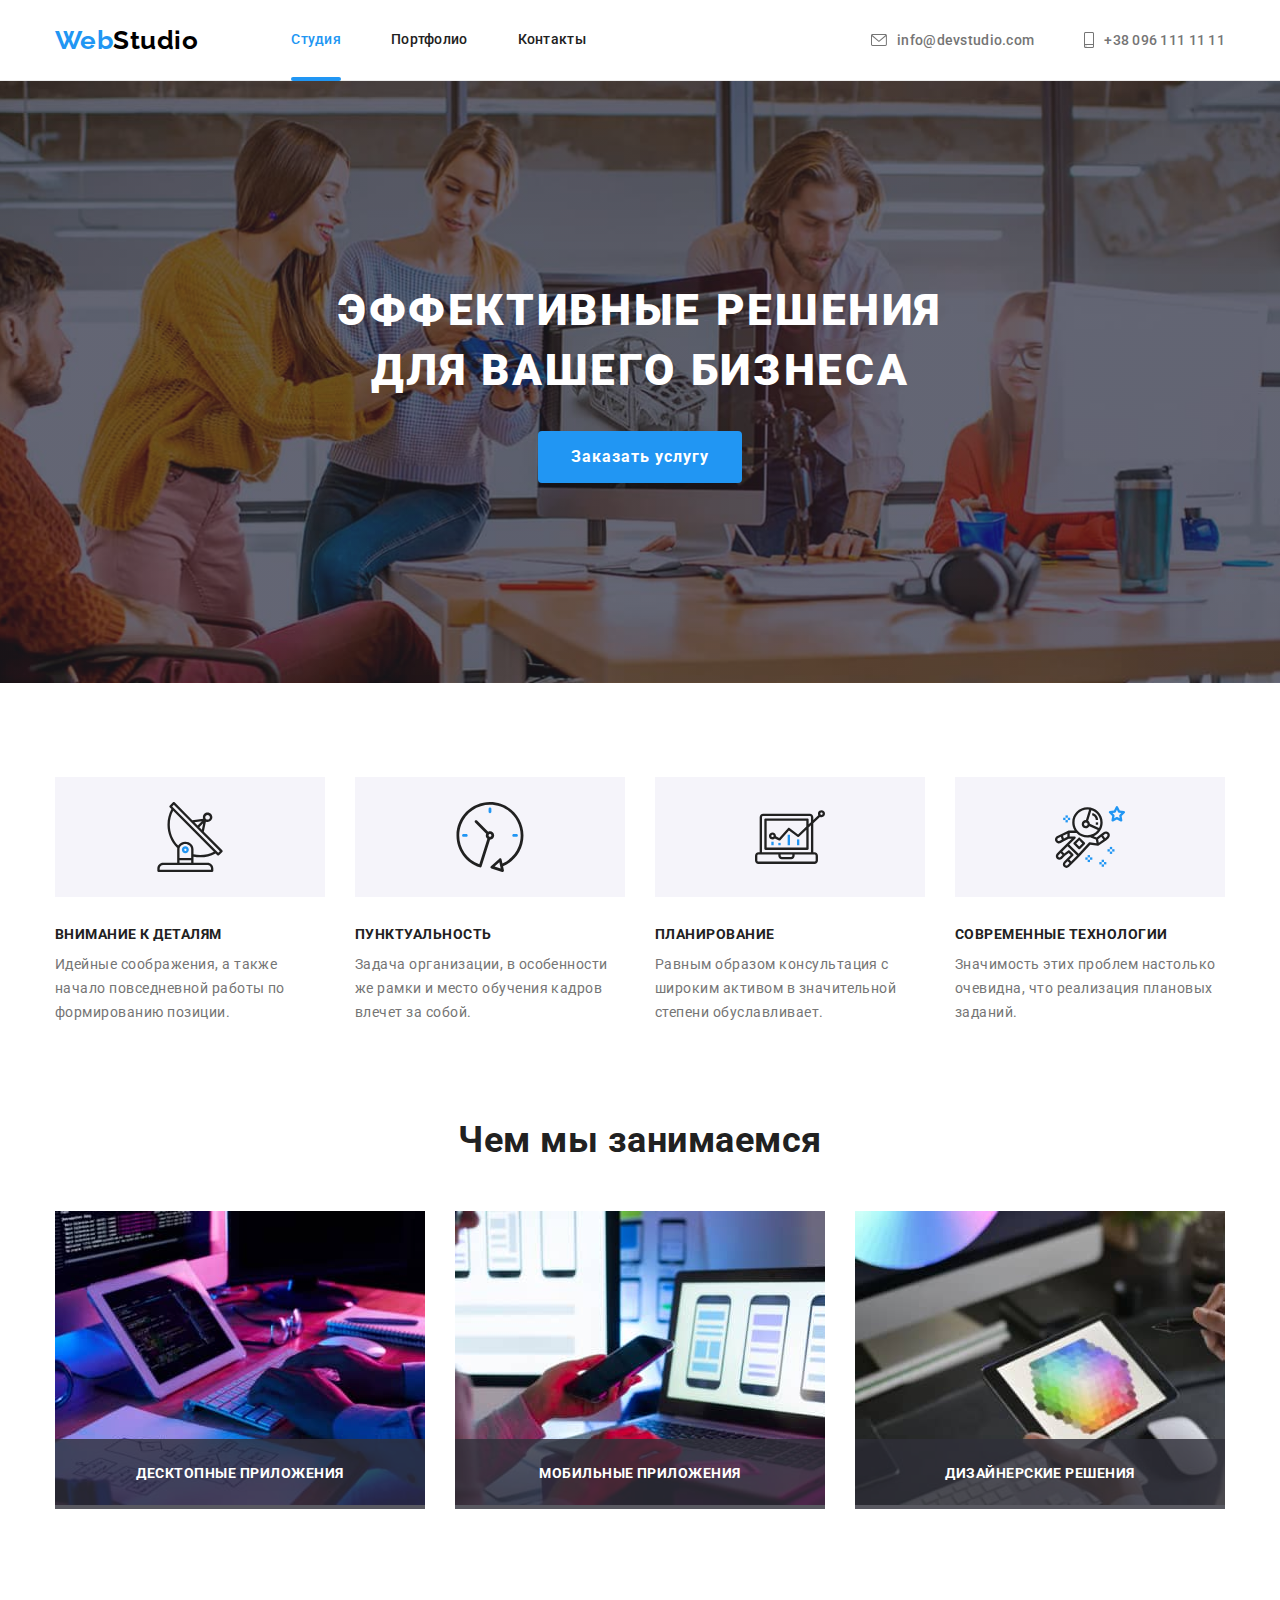
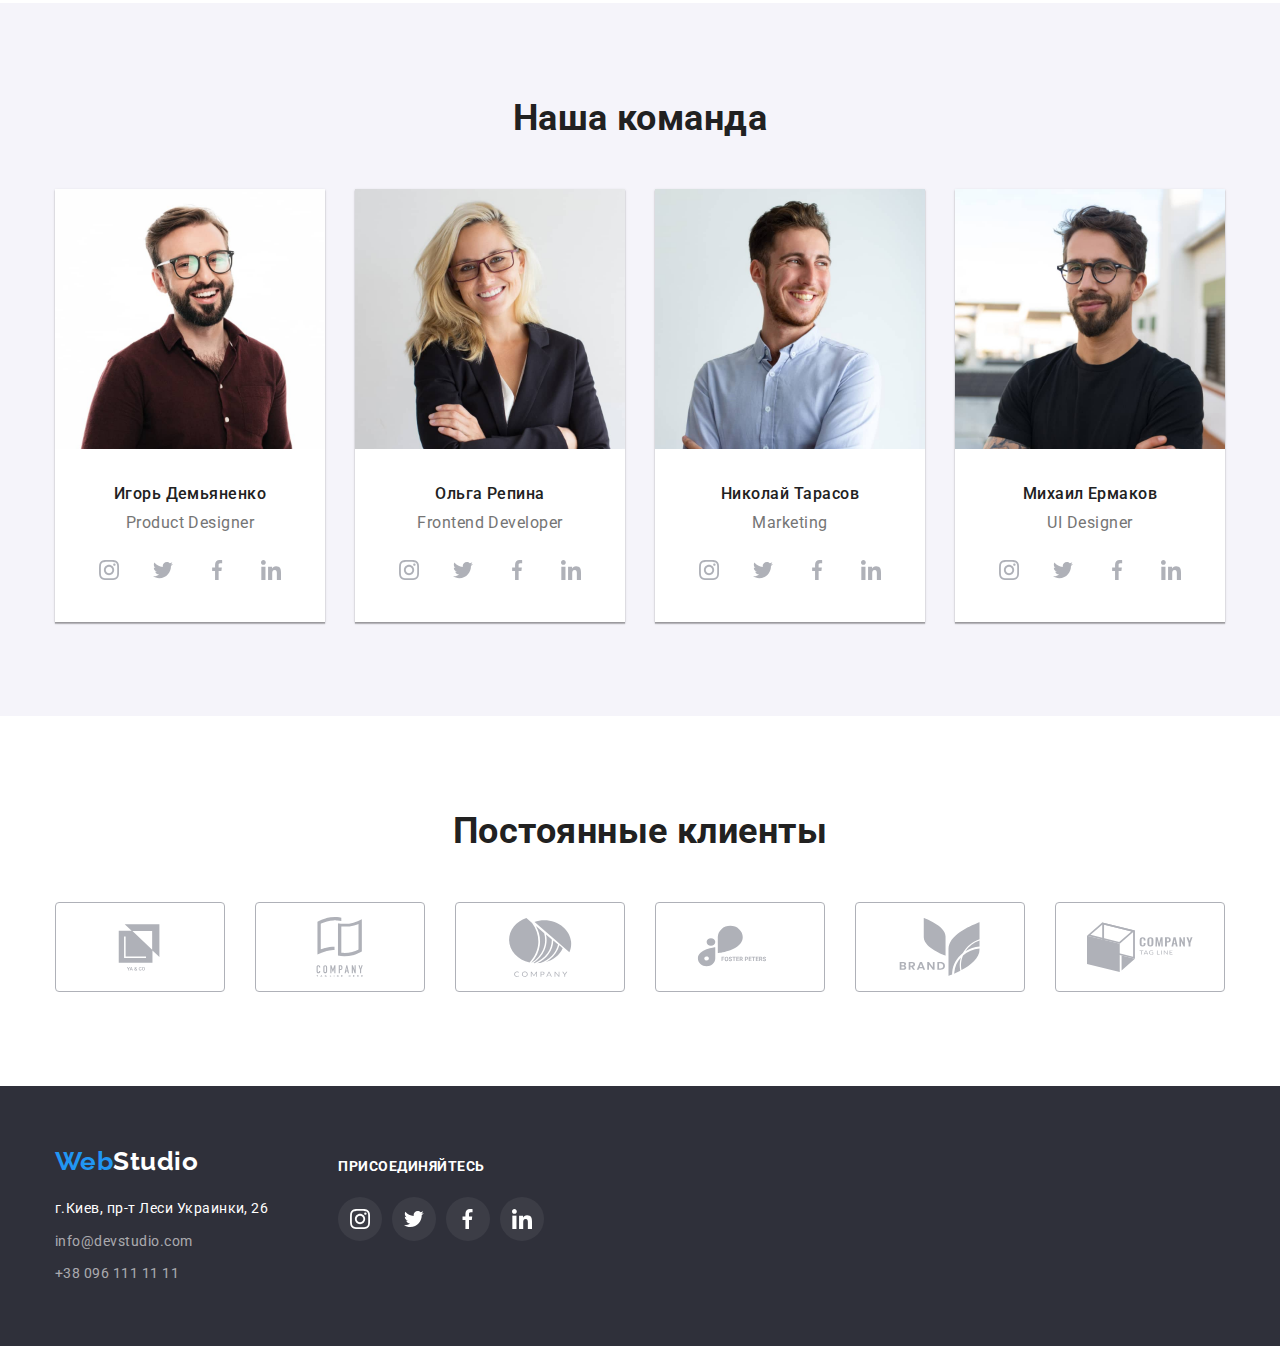
<file: index.html>
<!DOCTYPE html>
<html lang="ru">
  <head>
    <meta charset="UTF-8" />
    <meta http-equiv="X-UA-Compatible" content="IE=edge" />
    <meta name="viewport" content="width=device-width, initial-scale=1.0" />
    <title>Студия</title>
    <link rel="preconnect" href="https://fonts.googleapis.com" />
    <link rel="preconnect" href="https://fonts.gstatic.com" crossorigin />
    <link
      href="https://fonts.googleapis.com/css2?family=Raleway:wght@700&family=Roboto:wght@400;500;700;900&display=swap"
      rel="stylesheet"
    />
    <link
      rel="stylesheet"
      href="https://cdnjs.cloudflare.com/ajax/libs/modern-normalize/1.1.0/modern-normalize.min.css"
    />
    <link rel="stylesheet" href="./css/styles.css" />
  </head>

  <body>
    <!-- Шапка -->
    <header class="header">
      <div class="container nav-flex">
        <nav class="header-nav">
          <a class="logo link" href="./index.html"
            >Web<span class="logo-black">Studio</span></a
          >
          <ul class="header-nav-list list">
            <li class="header-nav-item">
              <a class="header-nav-link link current" href="./index.html"
                >Студия</a
              >
            </li>
            <li class="header-nav-item">
              <a class="header-nav-link link" href="./portfolio.html"
                >Портфолио</a
              >
            </li>
            <li class="header-nav-item">
              <a class="header-nav-link link" href="">Контакты</a>
            </li>
          </ul>
        </nav>
        <ul class="header-contact-list list">
          <li class="header-contact-item">
            <a class="header-contact-link link" href="mailto:info@devstudio.com"
              ><svg class="contact-icon" width="16" height="12">
                <use href="./images/icons.svg#icon-envelope-1"></use>
              </svg>
              info@devstudio.com</a
            >
          </li>
          <li class="header-contact-item">
            <a class="header-contact-link link" href="tel:+380961111111"
              ><svg class="contact-icon" width="10" height="16">
                <use href="./images/icons.svg#icon-smartphone-1"></use>
              </svg>
              +38 096 111 11 11</a
            >
          </li>
        </ul>
      </div>
    </header>
    <!-- Основной контент -->
    <main>
      <!-- Герой -->
      <section class="hero">
        <h1 class="hero-title">Эффективные решения для вашего бизнеса</h1>
        <button class="hero-btn" type="button" data-modal-open>
          Заказать услугу
        </button>
      </section>
      <!-- Список преимуществ -->
      <section class="features-section">
        <div class="container">
          <!-- h2 Преимущества спрятать в css правильно -->
          <h2 class="visually-hidden">Преимущества</h2>
          <ul class="features-list list">
            <li class="features-item">
              <div class="features-icon-fon">
                <svg class="features-icon" width="70" height="70">
                  <use href="./images/icons.svg#icon-antenna-1"></use>
                </svg>
              </div>

              <h3 class="features-title">Внимание к деталям</h3>
              <p class="features-text">
                Идейные соображения, а также начало повседневной работы по
                формированию позиции.
              </p>
            </li>
            <li class="features-item">
              <div class="features-icon-fon">
                <svg class="features-icon" width="70" height="70">
                  <use href="./images/icons.svg#icon-clock-1"></use>
                </svg>
              </div>

              <h3 class="features-title">Пунктуальность</h3>
              <p class="features-text">
                Задача организации, в особенности же рамки и место обучения
                кадров влечет за собой.
              </p>
            </li>
            <li class="features-item">
              <div class="features-icon-fon">
                <svg class="features-icon" width="70" height="70">
                  <use href="./images/icons.svg#icon-diagram-1"></use>
                </svg>
              </div>

              <h3 class="features-title">Планирование</h3>
              <p class="features-text">
                Равным образом консультация с широким активом в значительной
                степени обуславливает.
              </p>
            </li>
            <li class="features-item">
              <div class="features-icon-fon">
                <svg class="features-icon" width="70" height="70">
                  <use href="./images/icons.svg#icon-astronaut-1"></use>
                </svg>
              </div>

              <h3 class="features-title">Современные технологии</h3>
              <p class="features-text">
                Значимость этих проблем настолько очевидна, что реализация
                плановых заданий.
              </p>
            </li>
          </ul>
        </div>
      </section>
      <!-- Список занятий -->
      <section class="work-section">
        <div class="container">
          <h2 class="section-title">Чем мы занимаемся</h2>
          <ul class="work-list list">
            <li class="work-item">
              <img
                src="./images/img3_(1).jpg"
                alt="сотрудник создает программу"
                width="370"
                height="294"
              />
              <p class="work-text">Десктопные приложения</p>
            </li>
            <li class="work-item">
              <img
                src="./images/img2.jpg"
                alt="сотрудник создает мобильное приложение"
                width="370"
                height="294"
              />
              <p class="work-text">Мобильные приложения</p>
            </li>
            <li class="work-item">
              <img
                src="./images/img1.jpg"
                alt="веб-дизайнер выбирает палитру"
                width="370"
                height="294"
              />
              <p class="work-text">Дизайнерские решения</p>
            </li>
          </ul>
        </div>
      </section>
      <!-- Команда -->
      <section class="team-section">
        <div class="container">
          <h2 class="section-title">Наша команда</h2>
          <ul class="team-list list">
            <li class="team-item">
              <img
                src="./images/img.jpg"
                alt="фото Игоря Демьяненко"
                width="270"
                height="260"
              />
              <div class="team-workers">
                <h3 class="team-worker">Игорь Демьяненко</h3>
                <p class="team-profession" lang="en">Product Designer</p>
                <ul class="team-social-list list">
                  <li class="team-social-item">
                    <a class="team-social-link link" href="">
                      <svg class="team-social-icon" width="20" height="20">
                        <use href="./images/icons.svg#icon-instagram-4"></use>
                      </svg>
                    </a>
                  </li>

                  <li class="team-social-item">
                    <a class="team-social-link link" href="">
                      <svg class="team-social-icon" width="20" height="20">
                        <use href="./images/icons.svg#icon-twitter-3"></use>
                      </svg>
                    </a>
                  </li>

                  <li class="team-social-item">
                    <a class="team-social-link link" href="">
                      <svg class="team-social-icon" width="20" height="20">
                        <use href="./images/icons.svg#icon-facebook-3"></use>
                      </svg>
                    </a>
                  </li>

                  <li class="team-social-item">
                    <a class="team-social-link link" href="">
                      <svg class="team-social-icon" width="20" height="20">
                        <use href="./images/icons.svg#icon-linkedin-3"></use>
                      </svg>
                    </a>
                  </li>
                </ul>
              </div>
            </li>

            <li class="team-item">
              <img
                src="./images/img_(1).jpg"
                alt="фото Ольги Репиной"
                width="270"
                height="260"
              />
              <div class="team-workers">
                <h3 class="team-worker">Ольга Репина</h3>
                <p class="team-profession" lang="en">Frontend Developer</p>
                <ul class="team-social-list list">
                  <li class="team-social-item">
                    <a class="team-social-link link" href="">
                      <svg class="team-social-icon" width="20" height="20">
                        <use href="./images/icons.svg#icon-instagram-4"></use>
                      </svg>
                    </a>
                  </li>

                  <li class="team-social-item">
                    <a class="team-social-link link" href="">
                      <svg class="team-social-icon" width="20" height="20">
                        <use href="./images/icons.svg#icon-twitter-3"></use>
                      </svg>
                    </a>
                  </li>

                  <li class="team-social-item">
                    <a class="team-social-link link" href="">
                      <svg class="team-social-icon" width="20" height="20">
                        <use href="./images/icons.svg#icon-facebook-3"></use>
                      </svg>
                    </a>
                  </li>

                  <li class="team-social-item">
                    <a class="team-social-link link" href="">
                      <svg class="team-social-icon" width="20" height="20">
                        <use href="./images/icons.svg#icon-linkedin-3"></use>
                      </svg>
                    </a>
                  </li>
                </ul>
              </div>
            </li>
            <li class="team-item">
              <img
                src="./images/img_(2).jpg"
                alt="фото Николая Тарасова"
                width="270"
                height="260"
              />
              <div class="team-workers">
                <h3 class="team-worker">Николай Тарасов</h3>
                <p class="team-profession" lang="en">Marketing</p>
                <ul class="team-social-list list">
                  <li class="team-social-item">
                    <a class="team-social-link link" href="">
                      <svg class="team-social-icon" width="20" height="20">
                        <use href="./images/icons.svg#icon-instagram-4"></use>
                      </svg>
                    </a>
                  </li>

                  <li class="team-social-item">
                    <a class="team-social-link link" href="">
                      <svg class="team-social-icon" width="20" height="20">
                        <use href="./images/icons.svg#icon-twitter-3"></use>
                      </svg>
                    </a>
                  </li>

                  <li class="team-social-item">
                    <a class="team-social-link link" href="">
                      <svg class="team-social-icon" width="20" height="20">
                        <use href="./images/icons.svg#icon-facebook-3"></use>
                      </svg>
                    </a>
                  </li>

                  <li class="team-social-item">
                    <a class="team-social-link link" href="">
                      <svg class="team-social-icon" width="20" height="20">
                        <use href="./images/icons.svg#icon-linkedin-3"></use>
                      </svg>
                    </a>
                  </li>
                </ul>
              </div>
            </li>
            <li class="team-item">
              <img
                src="./images/img_(3).jpg"
                alt="фото Михаила Ермакова"
                width="270"
                height="260"
              />
              <div class="team-workers">
                <h3 class="team-worker">Михаил Ермаков</h3>
                <p class="team-profession" lang="en">UI Designer</p>
                <ul class="team-social-list list">
                  <li class="team-social-item">
                    <a class="team-social-link link" href="">
                      <svg class="team-social-icon" width="20" height="20">
                        <use href="./images/icons.svg#icon-instagram-4"></use>
                      </svg>
                    </a>
                  </li>

                  <li class="team-social-item">
                    <a class="team-social-link link" href="">
                      <svg class="team-social-icon" width="20" height="20">
                        <use href="./images/icons.svg#icon-twitter-3"></use>
                      </svg>
                    </a>
                  </li>

                  <li class="team-social-item">
                    <a class="team-social-link link" href="">
                      <svg class="team-social-icon" width="20" height="20">
                        <use href="./images/icons.svg#icon-facebook-3"></use>
                      </svg>
                    </a>
                  </li>

                  <li class="team-social-item">
                    <a class="team-social-link link" href="">
                      <svg class="team-social-icon" width="20" height="20">
                        <use href="./images/icons.svg#icon-linkedin-3"></use>
                      </svg>
                    </a>
                  </li>
                </ul>
              </div>
            </li>
          </ul>
        </div>
      </section>
      <!-- Клиенты! -->
      <section class="client-section">
        <div class="container">
          <h2 class="client-title">Постоянные клиенты</h2>
          <ul class="client-list list">
            <li class="client-item">
              <a class="client-link link" href="">
                <svg class="client-icon" width="106" height="60">
                  <use href="./images/icons.svg#icon-Logo-1"></use>
                </svg>
              </a>
            </li>

            <li class="client-item">
              <a class="client-link link" href="">
                <svg class="client-icon" width="106" height="60">
                  <use href="./images/icons.svg#icon-group-3"></use>
                </svg>
              </a>
            </li>

            <li class="client-item">
              <a class="client-link link" href="">
                <svg class="client-icon" width="106" height="60">
                  <use href="./images/icons.svg#icon-Object-1"></use>
                </svg>
              </a>
            </li>

            <li class="client-item">
              <a class="client-link link" href="">
                <svg class="client-icon" width="106" height="60">
                  <use href="./images/icons.svg#icon-Logogo-1"></use>
                </svg>
              </a>
            </li>

            <li class="client-item">
              <a class="client-link link" href="">
                <svg class="client-icon" width="106" height="60">
                  <use href="./images/icons.svg#icon-group-2"></use>
                </svg>
              </a>
            </li>

            <li class="client-item">
              <a class="client-link link" href="">
                <svg class="client-icon" width="106" height="60">
                  <use href="./images/icons.svg#icon-Object-2"></use>
                </svg>
              </a>
            </li>
          </ul>
        </div>
      </section>
    </main>
    <!-- Подвал -->
    <footer class="footer">
      <div class="container">
        <div class="footer-flex">
          <div class="footer-contacts-flex">
            <a class="logo link" href="./index.html"
              >Web<span class="logo-white">Studio</span>
            </a>
            <!-- Список контактов -->
            <address class="footer-contact">
              <ul class="footer-contact-list list">
                <li class="footer-contact-item">
                  <a
                    class="footer-contact-link address link"
                    href="https://goo.gl/maps/CdvJLRiEL6Q8Smko8"
                    target="_blank"
                    rel="noreferrer noopener"
                    >г.Киев, пр-т Леси Украинки, 26</a
                  >
                </li>
                <li class="footer-contact-item">
                  <a
                    class="footer-contact-link link"
                    href="mailto:info@devstudio.com"
                    >info@devstudio.com</a
                  >
                </li>
                <li class="footer-contact-item">
                  <a class="footer-contact-link link" href="tel:+380961111111"
                    >+38 096 111 11 11</a
                  >
                </li>
              </ul>
            </address>
          </div>
          <div class="footer-social-flex">
            <p class="footer-social-text">Присоединяйтесь</p>
            <ul class="footer-social-list list">
              <li class="footer-social-item">
                <a class="footer-social-link" href="">
                  <svg class="footer-social-icon" width="20" height="20">
                    <use href="./images/icons.svg#icon-instagram-3"></use>
                  </svg>
                </a>
              </li>

              <li class="footer-social-item">
                <a class="footer-social-link" href="">
                  <svg class="footer-social-icon" width="20" height="20">
                    <use href="./images/icons.svg#icon-twitter-2"></use>
                  </svg>
                </a>
              </li>

              <li class="footer-social-item">
                <a class="footer-social-link" href="">
                  <svg class="footer-social-icon" width="20" height="20">
                    <use href="./images/icons.svg#icon-facebook-2"></use>
                  </svg>
                </a>
              </li>

              <li class="footer-social-item">
                <a class="footer-social-link" href="">
                  <svg class="footer-social-icon" width="20" height="20">
                    <use href="./images/icons.svg#icon-linkedin-2"></use>
                  </svg>
                </a>
              </li>
            </ul>
          </div>
        </div>
      </div>
    </footer>
    <div class="backdrop is-hidden" data-modal>
      <div class="modal">
        <button type="button" class="close-btn" data-modal-close>
          <svg class="modal-icon" width="11" height="11">
            <use href="./images/icons.svg#icon-Vector"></use>
          </svg>
        </button>
      </div>
    </div>
    <script src="./js/modal.js"></script>
  </body>
</html>
</file>
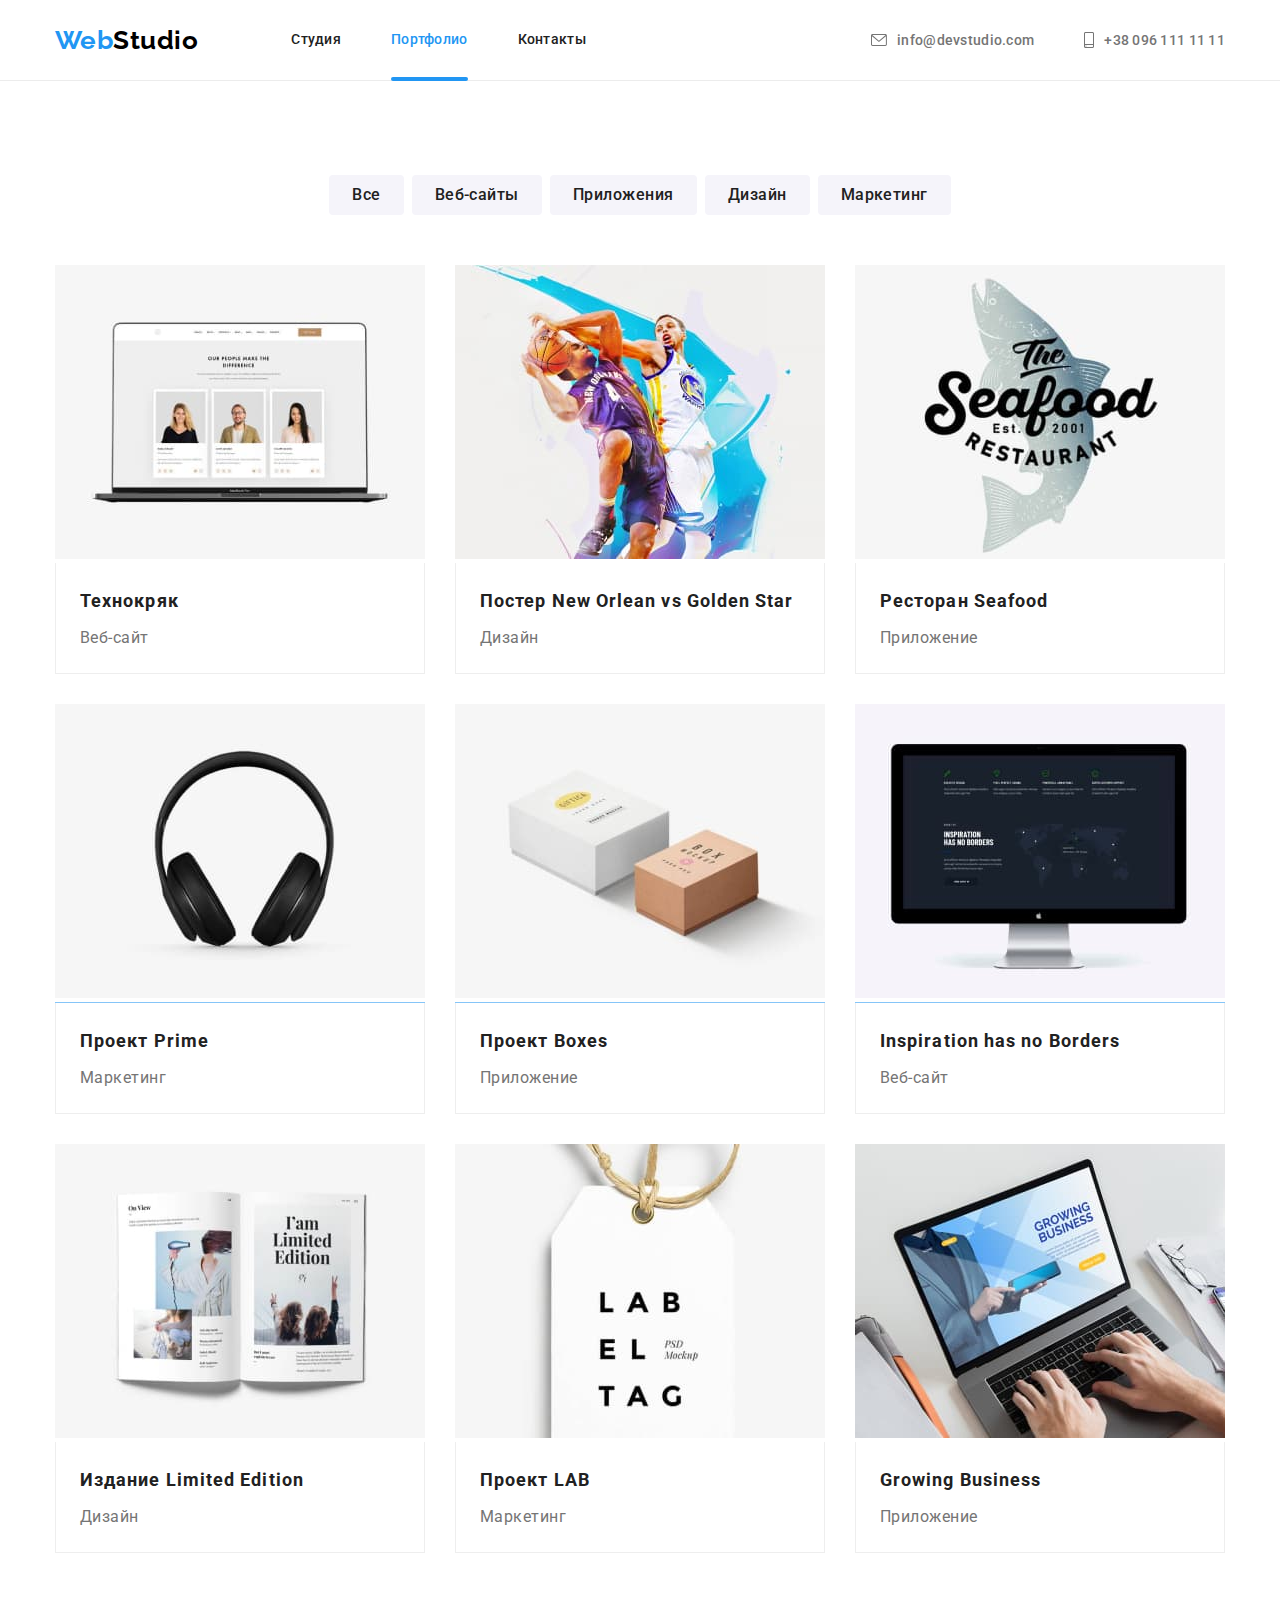
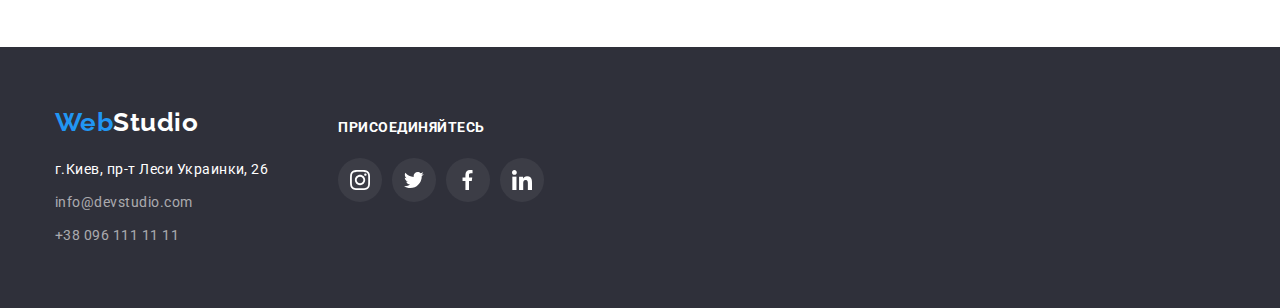
<file: portfolio.html>
<!DOCTYPE html>
<html lang="ru">
  <head>
    <meta charset="UTF-8" />
    <meta http-equiv="X-UA-Compatible" content="IE=edge" />
    <meta name="viewport" content="width=device-width, initial-scale=1.0" />
    <title>Портфолио</title>
    <link rel="preconnect" href="https://fonts.googleapis.com" />
    <link rel="preconnect" href="https://fonts.gstatic.com" crossorigin />
    <link
      href="https://fonts.googleapis.com/css2?family=Raleway:wght@700&family=Roboto:wght@400;500;700;900&display=swap"
      rel="stylesheet"
    />
    <link
      rel="stylesheet"
      href="https://cdnjs.cloudflare.com/ajax/libs/modern-normalize/1.1.0/modern-normalize.min.css"
    />
    <link rel="stylesheet" href="./css/styles.css" />
  </head>
  <body>
    <!-- Шапка -->
    <header class="header">
      <div class="container nav-flex">
        <nav class="header-nav">
          <a class="logo link" href="./index.html"
            >Web<span class="logo-black">Studio</span></a
          >
          <ul class="header-nav-list list">
            <li class="header-nav-item">
              <a class="header-nav-link link" href="./index.html">Студия</a>
            </li>
            <li class="header-nav-item">
              <a class="header-nav-link link current" href="./portfolio.html"
                >Портфолио</a
              >
            </li>
            <li class="header-nav-item">
              <a class="header-nav-link link" href="">Контакты</a>
            </li>
          </ul>
        </nav>
        <ul class="header-contact-list list">
          <li class="header-contact-item">
            <a class="header-contact-link link" href="mailto:info@devstudio.com"
              ><svg class="contact-icon" width="16" height="12">
                <use href="./images/icons.svg#icon-envelope-1"></use>
              </svg>
              info@devstudio.com</a
            >
          </li>
          <li class="header-contact-item">
            <a class="header-contact-link link" href="tel:+380961111111"
              ><svg class="contact-icon" width="10" height="16">
                <use href="./images/icons.svg#icon-smartphone-1"></use>
              </svg>
              +38 096 111 11 11</a
            >
          </li>
        </ul>
      </div>
    </header>
    <!-- Основной контент -->
    <main>
      <section class="portfolio-section">
        <div class="container">
          <h1 hidden>Примеры работ</h1>
          <ul class="portfolio-btn-list list">
            <li class="portfolio-btn-item">
              <button class="portfolio-btn" type="button">Все</button>
            </li>
            <li class="portfolio-btn-item">
              <button class="portfolio-btn" type="button">Веб-сайты</button>
            </li>
            <li class="portfolio-btn-item">
              <button class="portfolio-btn" type="button">Приложения</button>
            </li>
            <li class="portfolio-btn-item">
              <button class="portfolio-btn" type="button">Дизайн</button>
            </li>
            <li class="portfolio-btn-item">
              <button class="portfolio-btn" type="button">Маркетинг</button>
            </li>
          </ul>
        </div>
        <div class="container">
          <ul class="portfolio-list list">
            <li class="portfolio-item">
              <div class="portfolio-description">
                <img
                  src="./images/technokryak.jpg"
                  alt="открытый ноутбук с сайтом Технокряк"
                  width="370"
                  height="294"
                />
                <div class="portfolio-overlay">
                  <p class="portfolio-description-text">
                    Технокряк это современная площадка распространения
                    коронавируса. Компании используют эту платформу для
                    цифрового шпионажа и атак на защищённые сервера конкурентов.
                  </p>
                </div>
              </div>
              <div class="portfolio-border">
                <h2 class="portfolio-list-title">Технокряк</h2>
                <p class="portfolio-list-text">Веб-сайт</p>
              </div>
            </li>
            <li class="portfolio-item">
              <div class="portfolio-description">
                <img
                  src="./images/new-orlean-vs-golden-star-poster.jpg"
                  alt="парни играют в баскетбол"
                  width="370"
                  height="294"
                />
                <div class="portfolio-overlay">
                  <p class="portfolio-description-text">
                    Технокряк это современная площадка распространения
                    коронавируса. Компании используют эту платформу для
                    цифрового шпионажа и атак на защищённые сервера конкурентов.
                  </p>
                </div>
              </div>
              <div class="portfolio-border">
                <h2 class="portfolio-list-title">
                  Постер <span lang="en">New Orlean vs Golden Star</span>
                </h2>
                <p class="portfolio-list-text">Дизайн</p>
              </div>
            </li>

            <li class="portfolio-item">
              <div class="portfolio-description">
                <img
                  src="./images/seafood-restaurant.jpg"
                  alt="логотип ресторана Seafood"
                  width="370"
                  height="294"
                />
                <div class="portfolio-overlay">
                  <p class="portfolio-description-text">
                    Технокряк это современная площадка распространения
                    коронавируса. Компании используют эту платформу для
                    цифрового шпионажа и атак на защищённые сервера конкурентов.
                  </p>
                </div>
              </div>
              <div class="portfolio-border">
                <h2 class="portfolio-list-title">
                  Ресторан <span lang="en">Seafood</span>
                </h2>
                <p class="portfolio-list-text">Приложение</p>
              </div>
            </li>

            <li class="portfolio-item">
              <div class="portfolio-description">
                <img
                  src="./images/prime-project.jpg"
                  alt="наушники"
                  width="370"
                  height="294"
                />
                <div class="portfolio-overlay">
                  <p class="portfolio-description-text">
                    Технокряк это современная площадка распространения
                    коронавируса. Компании используют эту платформу для
                    цифрового шпионажа и атак на защищённые сервера конкурентов.
                  </p>
                </div>
              </div>
              <div class="portfolio-border">
                <h2 class="portfolio-list-title">
                  Проект <span lang="en">Prime</span>
                </h2>
                <p class="portfolio-list-text">Маркетинг</p>
              </div>
            </li>

            <li class="portfolio-item">
              <div class="portfolio-description">
                <img
                  src="./images/boxes-project.jpg"
                  alt="две коробки"
                  width="370"
                  height="294"
                />
                <div class="portfolio-overlay">
                  <p class="portfolio-description-text">
                    Технокряк это современная площадка распространения
                    коронавируса. Компании используют эту платформу для
                    цифрового шпионажа и атак на защищённые сервера конкурентов.
                  </p>
                </div>
              </div>
              <div class="portfolio-border">
                <h2 class="portfolio-list-title">
                  Проект <span lang="en">Boxes</span>
                </h2>
                <p class="portfolio-list-text">Приложение</p>
              </div>
            </li>

            <li class="portfolio-item">
              <div class="portfolio-description">
                <img
                  src="./images/inspiration-has-no-borders.jpg"
                  alt="компьютерный монитор"
                  width="370"
                  height="294"
                />
                <div class="portfolio-overlay">
                  <p class="portfolio-description-text">
                    Технокряк это современная площадка распространения
                    коронавируса. Компании используют эту платформу для
                    цифрового шпионажа и атак на защищённые сервера конкурентов.
                  </p>
                </div>
              </div>
              <div class="portfolio-border">
                <h2 class="portfolio-list-title">
                  <span lang="en">Inspiration has no Borders</span>
                </h2>
                <p class="portfolio-list-text">Веб-сайт</p>
              </div>
            </li>

            <li class="portfolio-item">
              <div class="portfolio-description">
                <img
                  src="./images/limited-edition.jpg"
                  alt="открытый журнал"
                  width="370"
                  height="294"
                />
                <div class="portfolio-overlay">
                  <p class="portfolio-description-text">
                    Технокряк это современная площадка распространения
                    коронавируса. Компании используют эту платформу для
                    цифрового шпионажа и атак на защищённые сервера конкурентов.
                  </p>
                </div>
              </div>
              <div class="portfolio-border">
                <h2 class="portfolio-list-title">
                  Издание <span lang="en">Limited Edition</span>
                </h2>
                <p class="portfolio-list-text">Дизайн</p>
              </div>
            </li>

            <li class="portfolio-item">
              <div class="portfolio-description">
                <img
                  src="./images/lab-project.jpg"
                  alt="этикетка LAB"
                  width="370"
                  height="294"
                />
                <div class="portfolio-overlay">
                  <p class="portfolio-description-text">
                    Технокряк это современная площадка распространения
                    коронавируса. Компании используют эту платформу для
                    цифрового шпионажа и атак на защищённые сервера конкурентов.
                  </p>
                </div>
              </div>
              <div class="portfolio-border">
                <h2 class="portfolio-list-title">
                  Проект <span lang="en">LAB</span>
                </h2>
                <p class="portfolio-list-text">Маркетинг</p>
              </div>
            </li>

            <li class="portfolio-item border">
              <div class="portfolio-description">
                <img
                  src="./images/growing-business.jpg"
                  alt="человек работает на макбуке"
                  width="370"
                  height="294"
                />
                <div class="portfolio-overlay">
                  <p class="portfolio-description-text">
                    Технокряк это современная площадка распространения
                    коронавируса. Компании используют эту платформу для
                    цифрового шпионажа и атак на защищённые сервера конкурентов.
                  </p>
                </div>
              </div>
              <div class="portfolio-border">
                <h2 class="portfolio-list-title">
                  <span lang="en">Growing Business</span>
                </h2>
                <p class="portfolio-list-text">Приложение</p>
              </div>
            </li>
          </ul>
        </div>
      </section>
    </main>
    <!-- Подвал -->
    <footer class="footer">
      <div class="container">
        <div class="footer-flex">
          <div class="footer-contacts-flex">
            <a class="logo link" href="./index.html"
              >Web<span class="logo-white">Studio</span>
            </a>
            <!-- Список контактов -->
            <address class="footer-contact">
              <ul class="footer-contact-list list">
                <li class="footer-contact-item">
                  <a
                    class="footer-contact-link address link"
                    href="https://goo.gl/maps/CdvJLRiEL6Q8Smko8"
                    target="_blank"
                    rel="noreferrer noopener"
                    >г.Киев, пр-т Леси Украинки, 26</a
                  >
                </li>
                <li class="footer-contact-item">
                  <a
                    class="footer-contact-link link"
                    href="mailto:info@devstudio.com"
                    >info@devstudio.com</a
                  >
                </li>
                <li class="footer-contact-item">
                  <a class="footer-contact-link link" href="tel:+380961111111"
                    >+38 096 111 11 11</a
                  >
                </li>
              </ul>
            </address>
          </div>
          <div class="footer-social-flex">
            <p class="footer-social-text">Присоединяйтесь</p>
            <ul class="footer-social-list list">
              <li class="footer-social-item">
                <a class="footer-social-link" href="">
                  <svg class="footer-social-icon" width="20" height="20">
                    <use href="./images/icons.svg#icon-instagram-3"></use>
                  </svg>
                </a>
              </li>

              <li class="footer-social-item">
                <a class="footer-social-link" href="">
                  <svg class="footer-social-icon" width="20" height="20">
                    <use href="./images/icons.svg#icon-twitter-2"></use>
                  </svg>
                </a>
              </li>

              <li class="footer-social-item">
                <a class="footer-social-link" href="">
                  <svg class="footer-social-icon" width="20" height="20">
                    <use href="./images/icons.svg#icon-facebook-2"></use>
                  </svg>
                </a>
              </li>

              <li class="footer-social-item">
                <a class="footer-social-link" href="">
                  <svg class="footer-social-icon" width="20" height="20">
                    <use href="./images/icons.svg#icon-linkedin-2"></use>
                  </svg>
                </a>
              </li>
            </ul>
          </div>
        </div>
      </div>
    </footer>
  </body>
</html>
</file>
<file: css/styles.css>
:root {
  --white-text: rgba(255, 255, 255, 1);
  --primary-text-color: #212121;
  --secondary-text-color: #757575;
  --white-text-color: #ffffff;
  --accent-color: #2196f3;
  --black-logo-color: #000000;
  --footer-text-color: rgba(255, 255, 255, 0.6);
  --white-background-color: #ffffff;
  --hero-background-color: #2f303a;
  --team-background-color: #f5f4fa;
  --social-link: rgba(175, 177, 184, 1);
}

body {
  font-family: "Roboto", sans-serif;
  letter-spacing: 0.03em;
  background-color: var(--white-background-color);
  color: var(--primary-text-color);
}

/* убираем точки списков */
.list {
  list-style: none;
}

/* убираем подчеркивание ссылок */
.link {
  text-decoration: none;
}

/* глобальный сброс margin, padding */
h1,
h2,
h3,
h4,
h5,
h6,
p,
ul {
  margin: 0;
  padding: 0;
}

.container {
  width: 1200px;
  margin-left: auto;
  margin-right: auto;
  padding-left: 15px;
  padding-right: 15px;
}

.logo {
  font-family: "Raleway", sans-serif;
  font-weight: 700;
  font-size: 26px;
  line-height: 1.19;
  align-items: center;
  text-align: center;

  color: var(--accent-color);
}

.section-title {
  font-weight: 700;
  font-size: 36px;
  line-height: 1.17;
  text-align: center;

  color: var(--primary-text-color);
}

.features-icon-fon {
  display: flex;
  height: 120px;
  align-items: center;
  justify-content: center;
  margin-bottom: 30px;

  background-color: var(--team-background-color);
}

.footer-contact-link {
  font-style: normal;
  font-size: 14px;
  line-height: 1.71;

  color: var(--footer-text-color);

  transition: color 250ms cubic-bezier(0.4, 0, 0.2, 1);
}

/* ------------ШАПКА-------------- */

.header {
  border-bottom: 1px solid #ececec;
}

.nav-flex {
  display: flex;
  align-items: center;
}

.header-nav {
  display: flex;
  align-items: center;
}
.logo-black {
  color: var(--black-logo-color);
}

.header-nav-list {
  display: flex;
  margin-left: 93px;
}

.header-nav-item:not(:last-child) {
  margin-right: 50px;
}

.header-nav-link {
  display: block;
  padding-top: 32px;
  padding-bottom: 32px;

  font-weight: 500;
  font-size: 14px;
  line-height: 1.14;
  letter-spacing: 0.02em;
  color: var(--primary-text-color);

  position: relative;

  transition: color 250ms cubic-bezier(0.4, 0, 0.2, 1);
}

.header-contact-list {
  display: flex;
  margin-left: auto;
}

.header-contact-item + .header-contact-item {
  margin-left: 50px;
}

.header-contact-link {
  display: inline-flex;
  padding: 32px 0px 32px;
  color: var(--secondary-text-color);
  align-items: center;

  font-weight: 500;
  font-size: 14px;
  line-height: 16px;
  letter-spacing: 0.02em;
  color: var(--secondary-text-color);

  transition: color 250ms cubic-bezier(0.4, 0, 0.2, 1);
}

.contact-icon {
  margin-right: 10px;
  fill: currentColor;
}

.header-nav-link:hover,
.header-nav-link:focus,
.header-contact-link:hover,
.header-contact-link:focus {
  color: var(--accent-color);
}

.header-nav-link.current {
  color: var(--accent-color);
}

.header-nav-link.current::after {
  position: absolute;

  display: block;
  content: "";
  width: 100%;
  height: 4px;
  border-radius: 2px;
  bottom: -1px;

  background-color: var(--accent-color);
}

/* ------------ГЕРОЙ-------------- */

.hero {
  padding-top: 200px;
  padding-bottom: 200px;

  max-width: 1600px;
  min-height: 600px;
  margin-left: auto;
  margin-right: auto;

  background-image: linear-gradient(
      to right,
      rgba(47, 48, 58, 0.4),
      rgba(47, 48, 58, 0.4)
    ),
    url(../images/hero.jpg);
  background-color: var(--hero-background-color);
  background-repeat: no-repeat;
  background-position: center;
  background-size: cover;

  text-align: center;
}

.hero-title {
  margin-bottom: 30px;
  margin-left: auto;
  margin-right: auto;
  max-width: 696px;

  font-weight: 900;
  font-size: 44px;
  line-height: 1.36;
  letter-spacing: 0.06em;
  text-transform: uppercase;
  color: var(--white-text-color);
}

.hero-btn {
  display: inline-block;
  min-width: 200px;
  border-radius: 4px;
  border: 1px solid transparent;
  padding: 10px 32px;

  background-color: var(--accent-color);
  color: var(--white-text-color);

  font-family: "Roboto", sans-serif;
  font-weight: 700;
  font-size: 16px;
  line-height: 1.88;
  align-items: center;
  text-align: center;
  letter-spacing: 0.06em;
  cursor: pointer;

  transition: background-color 250ms cubic-bezier(0.4, 0, 0.2, 1),
    color 250ms cubic-bezier(0.4, 0, 0.2, 1);
}

.hero-btn:hover,
.hero-btn:focus {
  background-color: var(--white-text-color);
  color: var(--accent-color);
}

/* ------------ПРЕИМУЩЕСТВА-------------- */

.features-section {
  padding-top: 94px;
  padding-bottom: 94px;
}

.visually-hidden {
  position: absolute;

  width: 1px;
  height: 1px;
  margin: -1px;
  padding: 0;

  overflow: hidden;
  border: 0;
  clip: rect(0 0 0 0);
}

.features-list {
  display: flex;
}

.features-item:not(:last-child) {
  margin-right: 30px;
  max-width: 270px;
}

.features-icon {
  align-items: center;
}

.features-title {
  margin-bottom: 10px;

  font-weight: 700;
  font-size: 14px;
  line-height: 1.14;
  text-transform: uppercase;
}

.features-text {
  font-size: 14px;
  line-height: 1.71;

  color: var(--secondary-text-color);
}

/* ------------СПИСОК ЗАНЯТИЙ-------------- */
.work-section {
  padding-bottom: 94px;
}

.section-title {
  margin-bottom: 50px;
}

.work-list {
  display: flex;
}

.work-item {
  position: relative;
}

.work-item:not(:last-child) {
  margin-right: 30px;
}

.work-text {
  width: 100%;
  position: absolute;
  bottom: 0;
  left: 0;

  padding: 27px 0px;

  font-weight: bold;
  font-size: 14px;
  line-height: 1.14;
  text-align: center;
  text-transform: uppercase;

  color: var(--white-text-color);
  background-color: rgba(47, 48, 58, 0.8);
}
/* ----------------КОМАНДА----------------- */

.team-section {
  padding-top: 94px;
  padding-bottom: 94px;

  background-color: var(--team-background-color);
}

.team-list {
  display: flex;
}

.team-item {
  box-shadow: 0px 1px 3px rgba(0, 0, 0, 0.12), 0px 1px 1px rgba(0, 0, 0, 0.14),
    0px 2px 1px rgba(0, 0, 0, 0.2);

  background-color: var(--white-background-color);
}

.team-item:not(:last-child) {
  margin-right: 30px;
}

.team-workers {
  padding: 30px 0px;
}

.team-worker {
  font-weight: 500;
  font-size: 16px;
  line-height: 1.19;
  text-align: center;
}

.team-profession {
  margin-top: 10px;

  font-size: 16px;
  line-height: 1.19;
  text-align: center;
  color: var(--secondary-text-color);
}

.team-social-list {
  display: flex;
  gap: 10px;
  align-items: center;
  padding: 0px 32px;
  margin-top: 16px;
  list-style: none;
  fill: var(--primary-text-color);
}

.team-social-item {
  width: 44px;
  height: 44px;
}

.team-social-link {
  display: flex;
  align-items: center;
  justify-content: center;

  width: 44px;
  height: 44px;
  border-radius: 50px;
  fill: #afb1b8;
  background-color: #ffffff;
  transition: background-color 250ms cubic-bezier(0.4, 0, 0.2, 1),
    color 250ms cubic-bezier(0.4, 0, 0.2, 1);
}

.team-social-link:hover,
.team-social-link:focus .team-social-icon {
  fill: #fff;
  background-color: var(--accent-color);
}

/* ---------------КЛИЕНТЫ---------------- */
.client-section {
  padding-top: 94px;
  padding-bottom: 94px;
}

.client-title {
  margin-bottom: 50px;

  font-weight: 700;
  font-size: 36px;
  line-height: 1.17;
  text-align: center;
}

.client-list {
  display: flex;

  padding: 0;
  margin: 0;
  list-style: none;
  justify-content: space-between;
  align-items: center;
}

.client-item {
  width: 170px;
  height: 90px;

  transition: border-color 250ms cubic-bezier(0.4, 0, 0.2, 1),
    color 250ms cubic-bezier(0.4, 0, 0.2, 1);
}

.client-item:not(:last-child) {
  margin-right: 30px;
}

.client-link {
  display: flex;
  justify-content: center;
  align-items: center;
  width: 170px;
  height: 90px;
  border: 1px solid #afb1b8;
  color: #afb1b8;
  background-color: #fff;
  border-radius: 4px;
}

.client-link:hover,
.client-link:focus {
  color: var(--accent-color);
  border-color: var(--accent-color);
}

.client-icon {
  fill: currentColor;
}

.client-item:hover,
.client-item:focus {
  border-color: var(--accent-color);
  color: var(--blue-hover);
}

/* ----------------ПОДВАЛ----------------- */

.footer {
  padding-top: 60px;
  padding-bottom: 60px;

  background-color: var(--hero-background-color);
}

.footer-flex {
  display: flex;

  margin: 0;
  padding: 0;
  list-style: none;
}

.footer-social-text {
  padding: 20px 0px 10px 0px;
  margin-bottom: 20px;
  font-weight: 700;
  font-size: 14px;
  line-height: 1.14px;
  text-transform: uppercase;

  color: var(--white-text-color);
}

.footer-social-flex {
  margin-left: 70px;
  width: 206px;
}

.footer-social-list {
  display: flex;
  gap: 10px;
  padding: 0;
  margin-top: 0;
  list-style: none;
}

.footer-social-item {
  width: 44px;
  height: 44px;
}

.footer-social-link {
  display: block;

  width: 44px;
  height: 44px;
  border-radius: 50%;

  color: #ffffff;
  background-color: #ffffff10;

  transition: background-color 250ms cubic-bezier(0.4, 0, 0.2, 1),
    color 250ms cubic-bezier(0.4, 0, 0.2, 1);
}

.footer-social-link:hover,
.footer-social-link:focus {
  color: #ffffff;
  background-color: var(--accent-color);
}

.footer-social-icon {
  margin: 12px 0px 0px 12px;
  fill: #ffffff;
}

.logo-white {
  color: var(--white-text-color);
}

.footer-contact {
  margin-top: 20px;
}
.footer-contact-link.address {
  color: var(--white-text-color);
}

.footer-contact-item {
  margin-top: 9px;
}

.footer-contact-link:hover,
.footer-contact-link:focus {
  color: var(--accent-color);
}

/* ---------------------------------------------- */
/* --------------------ПОРТФОЛИО----------------- */
/* ---------------------------------------------- */

.portfolio-section {
  padding-top: 94px;
  padding-bottom: 94px;
}

.portfolio-btn-list {
  display: flex;
  justify-content: center;
  margin-bottom: 50px;
}

.portfolio-btn-item:not(:last-child) {
  margin-right: 8px;
}

.portfolio-item:hover .portfolio-overlay {
  transform: translateY(0);
}

.portfolio-description {
  position: relative;
  overflow: hidden;
}

.portfolio-overlay {
  position: absolute;

  display: inline-block;
  content: "";
  width: 100%;
  height: 100%;
  top: 0;
  left: 0;

  background-color: rgba(33, 150, 243, 0.9);

  transform: translateY(100%);
  transition: transform 250ms cubic-bezier(0.4, 0, 0.2, 1);
}

.portfolio-description-text {
  position: absolute;
  top: 0;
  left: 0;

  padding: 63px 24px;

  font-size: 18px;
  line-height: 1.56;

  color: var(--white-text-color);
}

.portfolio-btn {
  display: inline-block;
  min-width: 73px;
  border-radius: 4px;
  border: 1px solid transparent;
  padding: 6px 22px;

  font-family: "Roboto", sans-serif;
  font-weight: 500;
  font-size: 16px;
  line-height: 1.63;
  letter-spacing: 0.03em;
  text-align: center;
  background-color: var(--team-background-color);
  color: var(--primary-text-color);
  cursor: pointer;

  transition: background-color 250ms cubic-bezier(0.4, 0, 0.2, 1),
    color 250ms cubic-bezier(0.4, 0, 0.2, 1),
    box-shadow 250ms cubic-bezier(0.4, 0, 0.2, 1);
}

.portfolio-btn:hover,
.portfolio-btn:focus {
  background-color: var(--accent-color);
  color: var(--white-text-color);
  box-shadow: 0px 3px 1px rgba(0, 0, 0, 0.1), 0px 1px 2px rgba(0, 0, 0, 0.08),
    0px 2px 2px rgba(0, 0, 0, 0.12);
}

.portfolio-list {
  display: flex;
  flex-wrap: wrap;
  margin: -15px;
}

.portfolio-item {
  margin: 15px;

  transition: box-shadow 250ms cubic-bezier(0.4, 0, 0.2, 1);
}

.portfolio-item:hover,
.portfolio-item:focus {
  box-shadow: 0px 3px 1px rgba(0, 0, 0, 0.1), 0px 1px 2px rgba(0, 0, 0, 0.08),
    0px 2px 2px rgba(0, 0, 0, 0.12);
}

.portfolio-border {
  border: 1px solid #eeeeee;
  border-top: transparent;
  padding: 20px 24px;
}

.portfolio-list-title {
  font-weight: 700;
  font-size: 18px;
  line-height: 2;
  letter-spacing: 0.06em;
}

.portfolio-list-text {
  margin-top: 4px;

  font-size: 16px;
  line-height: 1.87;

  color: var(--secondary-text-color);
}

/* ----------------MODAL--------------------- */

.backdrop {
  position: fixed;

  display: flex;
  align-items: center;
  justify-content: center;

  width: 100vw;
  height: 100vh;

  background-color: rgba(0, 0, 0, 0.2);

  top: 0;
  transition: opacity 250ms cubic-bezier(0.4, 0, 0.2, 1),
    visibility 250ms cubic-bezier(0.4, 0, 0.2, 1);
}

.backdrop.is-hidden {
  opacity: 0;
  visibility: hidden;
  pointer-events: none;
}

.backdrop.is-hidden .modal {
  transform: scale(2);
}

.modal {
  width: 528px;
  min-height: 581px;
  background-color: #ffffff;

  position: relative;
  transform: scale(1);
  transition: transform 250ms cubic-bezier(0.4, 0, 0.2, 1);
}

.close-btn {
  position: absolute;

  display: flex;
  align-items: center;
  justify-content: center;

  right: 8px;
  top: 8px;
  background-color: transparent;
  border-radius: 50%;
  width: 30px;
  height: 30px;
  border: 1px solid #000000;
}
</file>
